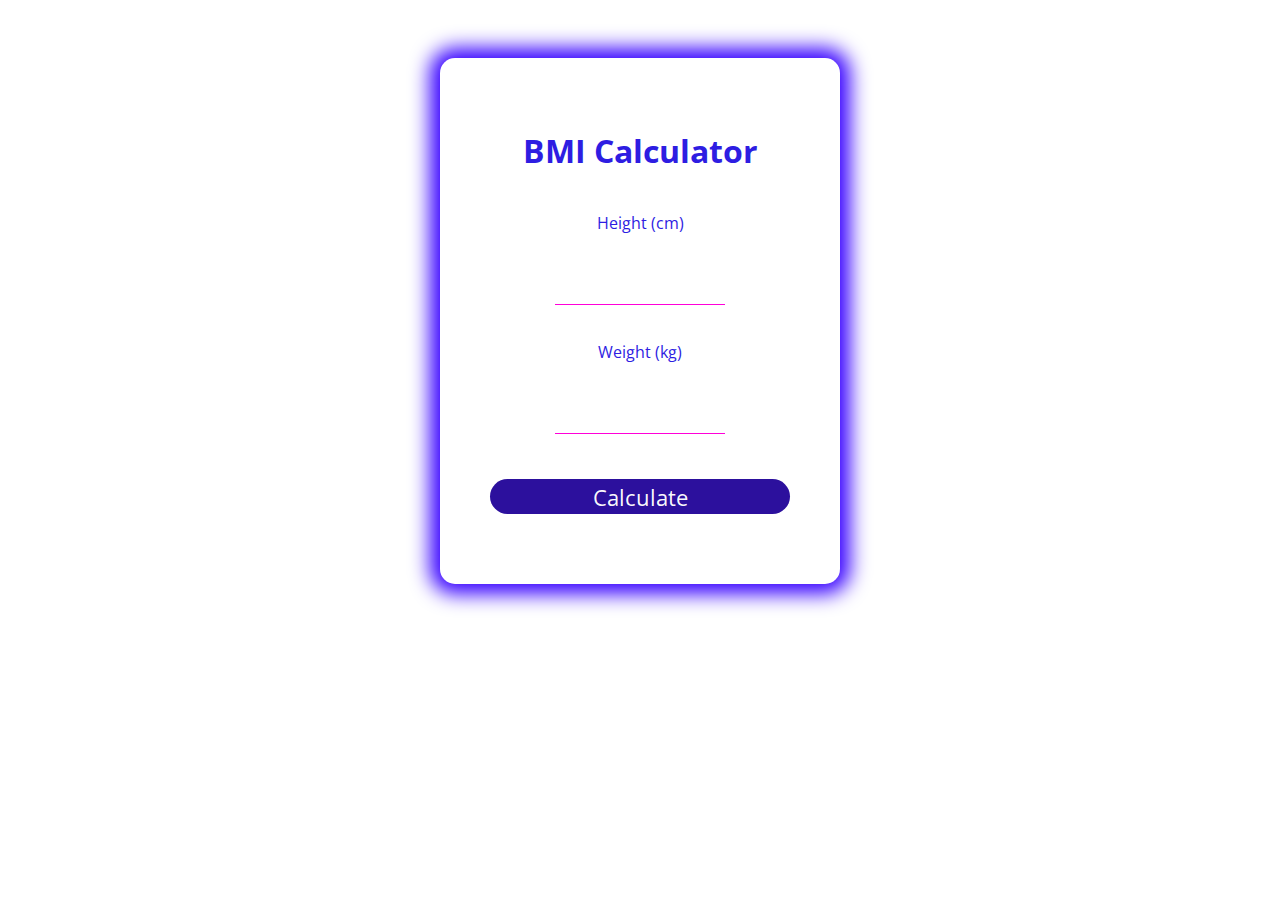
<file: BMI Calculator/index.html>
<!DOCTYPE html>

<html>
    <head>
        <title>BMI Calculator</title>
        <link rel="stylesheet" href="styles.css">
        <script src="script.js"></script>
    </head>
    <body>
        <div class="container">
            <h1>BMI Calculator</h1>

            <p>Height (cm)</p>
            <input type="number" id="height">

            <p>Weight (kg)</p>
            <input type="number" id="weight">

            <button id="btn">Calculate</button>

            <div id="result"></div>
        </div>
    </body>
</html>
</file>
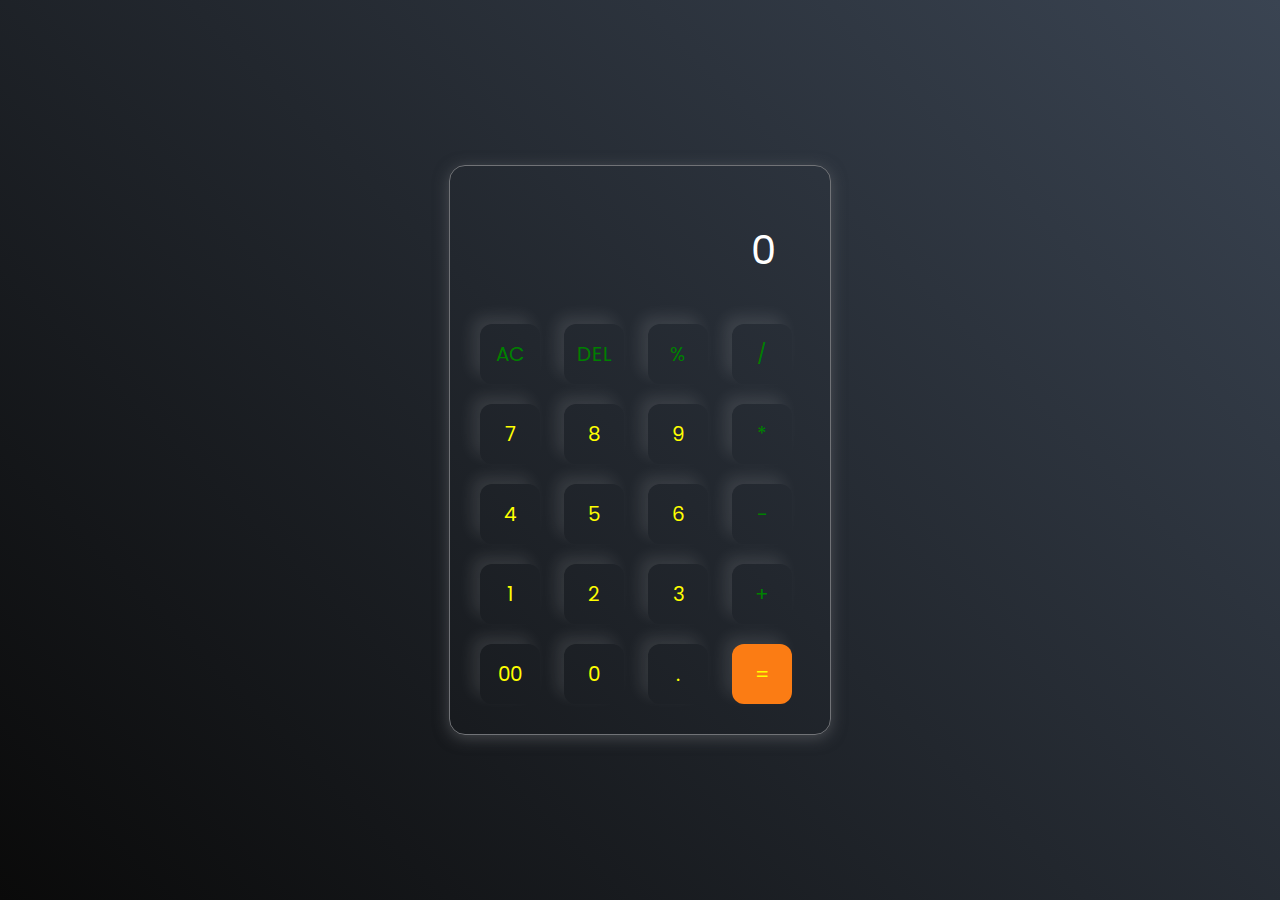
<file: Calculator/index.html>
<!DOCTYPE html>
<html lang="en">
  <head>
    <meta charset="UTF-8" />
    <meta http-equiv="X-UA-Compatible" content="IE=edge" />
    <meta name="viewport" content="width=device-width, initial-scale=1.0" />
    <link rel="stylesheet" href="styles.css" />
    <title>Calculator - By Code Traversal</title>
  </head>
  <body>
    <div class="container">
      <div class="calculator">
        <input type="text" id="inputBox" placeholder="0" />
        <div>
          <button class="button operator">AC</button>
          <button class="button operator">DEL</button>
          <button class="button operator">%</button>
          <button class="button operator">/</button>
        </div>
        <div>
          <button class="button">7</button>
          <button class="button">8</button>
          <button class="button">9</button>
          <button class="button operator">*</button>
        </div>
        <div>
          <button class="button">4</button>
          <button class="button">5</button>
          <button class="button">6</button>
          <button class="button operator">-</button>
        </div>
        <div>
          <button class="button">1</button>
          <button class="button">2</button>
          <button class="button">3</button>
          <button class="button operator">+</button>
        </div>

        <div>
          <button class="button">00</button>
          <button class="button">0</button>
          <button class="button">.</button>
          <button class="button equalBtn">=</button>
        </div>
      </div>
    </div>

    <script src="script.js"></script>
  </body>
</html>
</file>
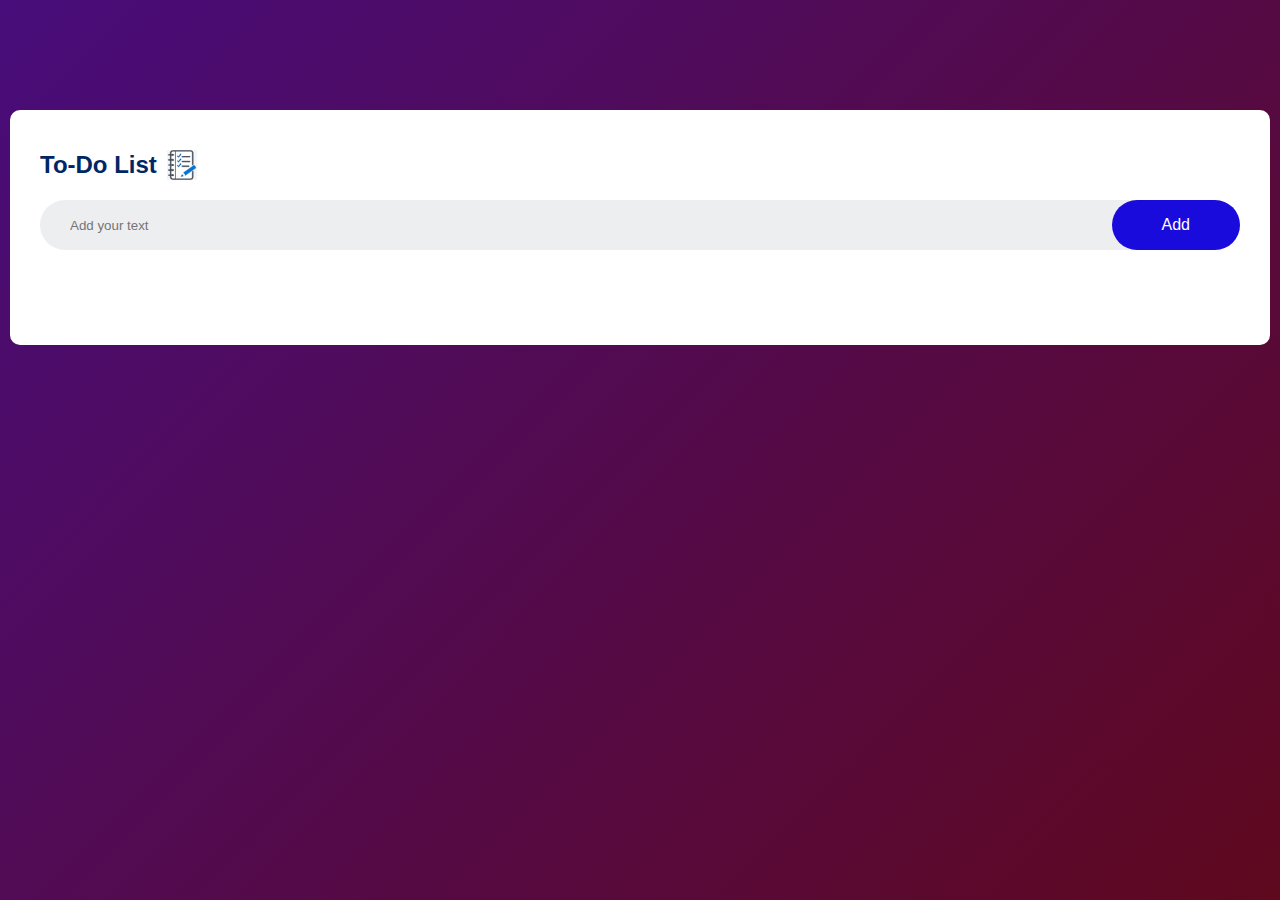
<file: To-do List/index.html>
<!DOCTYPE html>
<html lang="en">
<head>
    <meta charset="UTF-8">
    <meta name="viewport" content="width=device-width, initial-scale=1.0">
    <title>To-do List</title>
    <link rel="stylesheet" href="styles.css">
</head>
<body>
    <div class="container">
        <div class="to-do-app">
            <h2>To-Do List <img src="images/pic.png"></h2>
            <div class="row">
                <input type="text" id="input-box" placeholder="Add your text">
                <button onclick="addTask()">Add</button>
            </div>
            <ul id="list-container">
                <!-- <li class="checked">Task-1</li>
                <li>Task-2</li>
                <li>Task-3</li> -->
            </ul>

        </div>
    </div>
    <script src="script.js"></script>
</body>
</html>
</file>
<file: BMI Calculator/styles.css>
@import url('https://fonts.googleapis.com/css2?family=Open+Sans&display=swap');

* {
    font-family: 'Open Sans', sans-serif;
    color: rgb(46, 29, 226);
}

body {
    display: flex;
    justify-content: center;

}

.container {
    margin-top: 50px;
    width: 300px;
    box-shadow: 0px 0px 20px 10px #3700ff;
    padding: 50px;
    border-radius: 15px;
    text-align: center;
}

h1 {
    margin-bottom: 40px;
}

input {
    border: none;
    border-bottom: 1px solid #ff00d9;
    width: 50%;
    margin-bottom: 20px;
    outline: none;
    padding: 10px;
    text-align: center;
    font-size: 25px;
}

button {
    width: 100%;
    height: 35px;
    margin-top: 25px;
    border-radius: 20px;
    border: none;
    background-color: #2c109d;
    color: #fffffffe;
    font-size: 22px;
}

#result {
    margin-top: 20px;
    font-size: 25px;
}
</file>
<file: Calculator/styles.css>
@import url('https://fonts.googleapis.com/css2?family=Poppins:wght@500&display=swap');

*{
    margin: 0;
    padding: 0;
    box-sizing: border-box;
    font-family: 'Poppins', sans-serif;
}

body{
    width: 100%;
    height: 100vh;
    display: flex;
    justify-content: center;
    align-items: center;
    background: linear-gradient(45deg, #0a0a0a, #3a4452);
}

.calculator{
    border: 1px solid #717377;
    padding: 20px;
    border-radius: 16px;
    background: transparent;
    box-shadow: 0px 3px 15px rgba(113, 115, 119, 0.5);

}

input{
    width: 320px;
    border: none;
    padding: 24px;
    margin: 10px;
    background: transparent;
    box-shadow: 0px 3px 15px rgbs(84, 84, 84, 0.1);
    font-size: 40px;
    text-align: right;
    cursor: pointer;
    color: #ffffff;
}

input::placeholder{
    color: #ffffff;
}

button{
    border: none;
    width: 60px;
    height: 60px;
    margin: 10px;
    border-radius: 20%;
    background: transparent;
    color: yellow;
    font-size: 20px;
    box-shadow: -8px -8px 15px rgba(255, 255, 255, 0.1);
    cursor: pointer;
}

.equalBtn{
    background-color: #fb7c14;
}

.operator{
    color: green;
}
</file>
<file: To-do List/styles.css>
*{
    margin : 0;
    padding: 0;
    font-family: 'Poppins',sans-serif;
    box-sizing: border-box;
}
.container{
    width: 100%;
    min-height: 100vh;
    background: linear-gradient(135deg,#480d7b,#5f081e);
    padding: 10px;
}
.to-do-app{
    width: 100%;
    max-height: 540px;
    background: #fff;
    margin: 100px auto 20px;
    padding: 40px 30px 70px ;
    border-radius: 10px;
}
.to-do-app h2{
    color: #002765;
    display: flex;
    align-items: center;
    margin-bottom: 20px;
}
.to-do-app h2 img{
    width: 30px;
    margin-left: 10px;
}
.row{
    display: flex;
    align-items: center;
    justify-content: space-between;
    background: #edeef0;
    border-radius: 30px;
    padding-left: 20px;
    margin-bottom: 25px;
}
input{
    flex: 1;
    border: none;
    outline: none;
    background: transparent;
    padding: 10px;
}
button{
    border: none;
    outline: none;
    padding: 16px 50px;
    background: #190bdc;
    color: #fff;
    font-size: 16px;
    cursor: pointer;
    border-radius: 50px;
}
ul li{
    list-style: none;
    font-size: 17px;
    padding: 12px 8px 12px 50px;
    user-select: none;
    cursor: pointer;
    position: relative;
}
ul li::before{
    content: '';
    position: absolute;
    width: 28px;
    height: 28px;
    border-radius: 50%;
    background-image: url(images/unchecked.png);
    background-size: cover;
    background-position: center;
    top: 12px;
    left: 8px;
}
ul li.checked{
    color: #555;
    text-decoration: line-through;
}
ul li.checked::before{
    background-image: url(images/checked.png);

}
ul li span{
    position: absolute;
    right: 0;
    top: 5px;
    width: 40px;
    height: 40px;
    font-size: 22px;
    color: #555;
    line-height: 40px;
    text-align: center;
    border-radius: 50%;
}
ul li span:hover{
    background: #edeef0;
}
</file>
